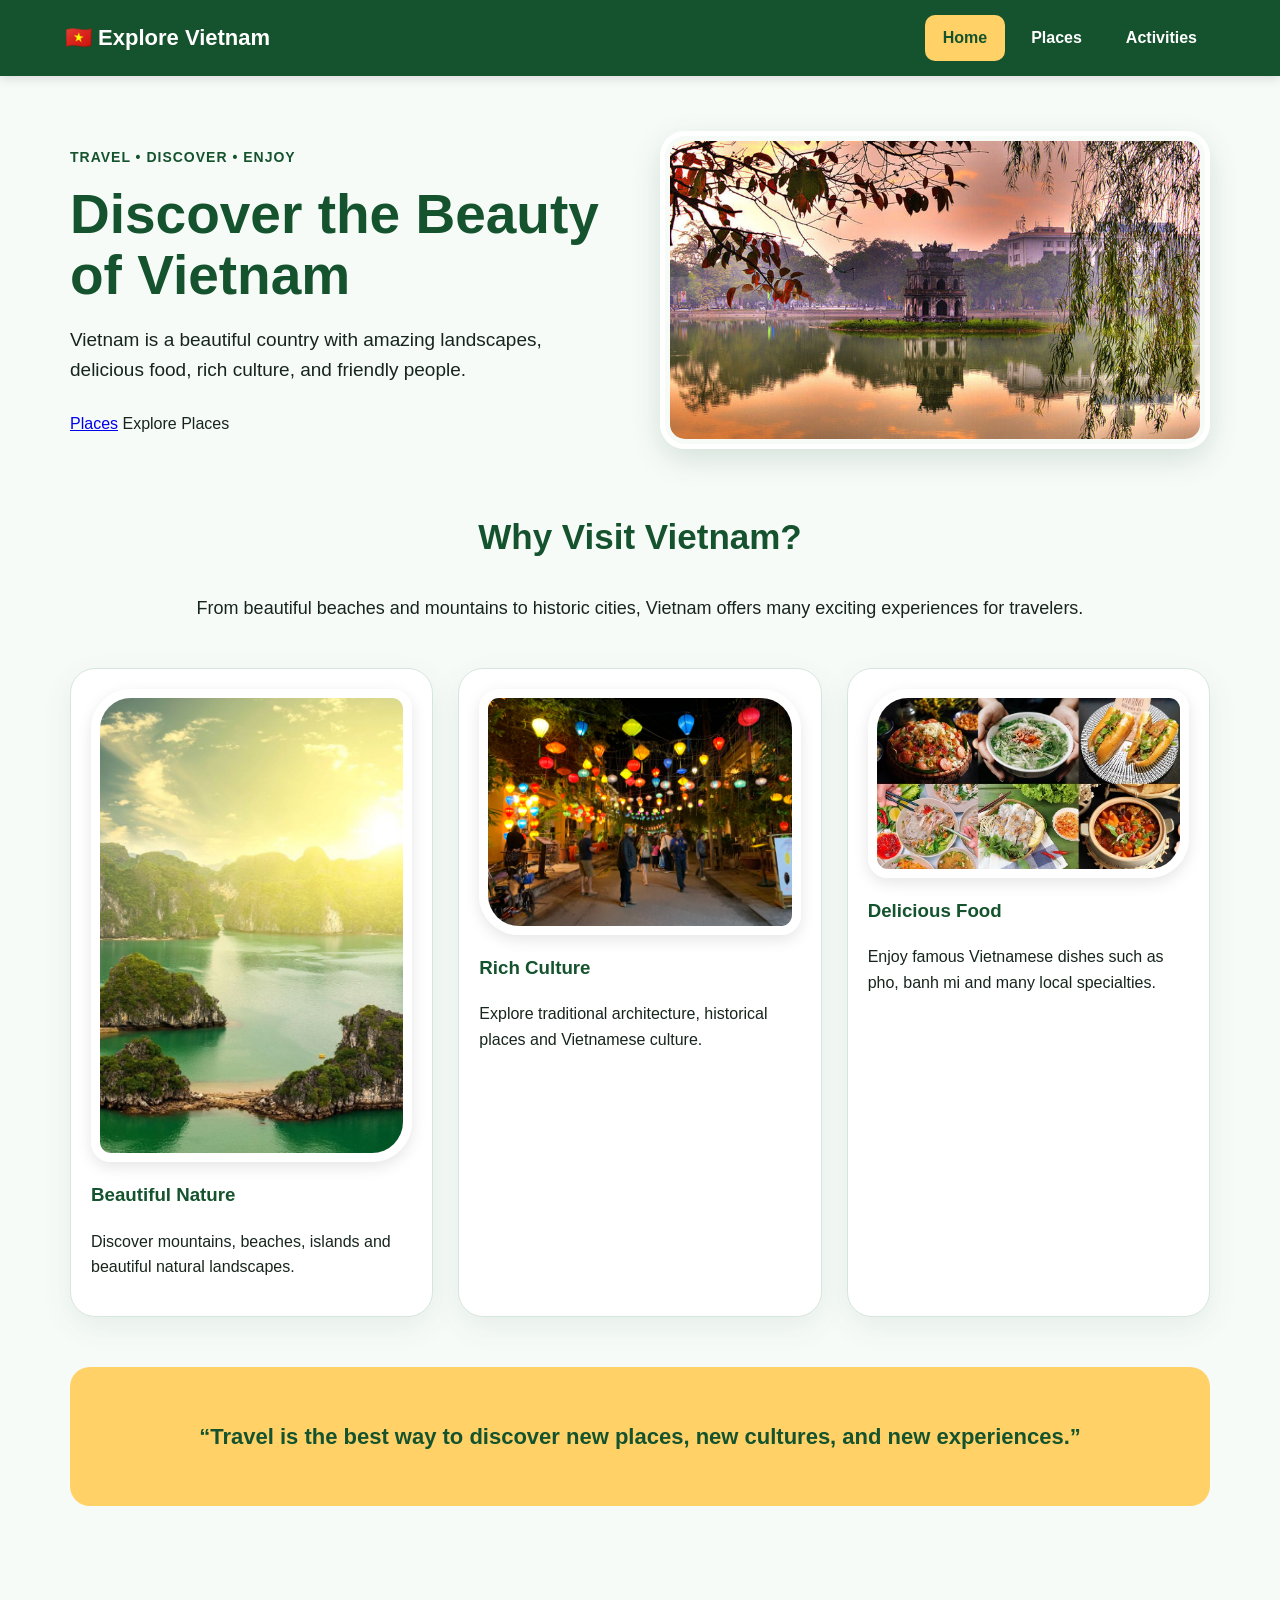
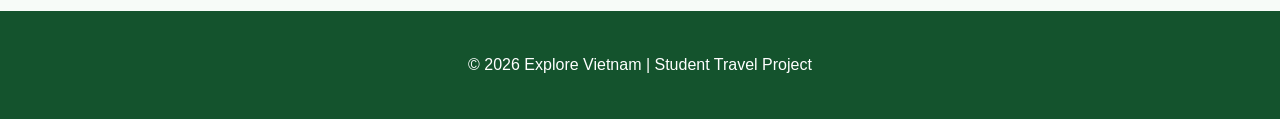
<file: index.html>
<!DOCTYPE html>
<html lang="en">
<head>
    <meta charset="UTF-8">
    <meta name="viewport" content="width=device-width, initial-scale=1.0">
    <title>Explore Vietnam</title>
    <link rel="stylesheet" href="style.css">
</head>

<body>

    <a href="#main-content" class="skip-link">Skip to Main Content</a>

    <header>
        <nav>
            <div class="logo">🇻🇳 Explore Vietnam</div>

            <ul class="nav-links">
                <li><a href="index.html" class="active">Home</a></li>
                <li><a href="places.html">Places</a></li>
                <li><a href="activities.html">Activities</a></li>
            </ul>
        </nav>
    </header>

    <main id="main-content">

        <section class="hero">
            <div class="hero-text">
                <span class="tag">TRAVEL • DISCOVER • ENJOY</span>

                <h1>Discover the Beauty of Vietnam</h1>

                <p>
                    Vietnam is a beautiful country with amazing landscapes,
                    delicious food, rich culture, and friendly people.
                </p>

                <a href="places.html">Places</a>
                    Explore Places
                </a>
            </div>

            <div class="hero-image">
                <img src="images/vietnam.jpg" alt="Beautiful landscape of Vietnam">
            </div>
        </section>


        <section class="intro">
            <h2>Why Visit Vietnam?</h2>

            <p>
                From beautiful beaches and mountains to historic cities,
                Vietnam offers many exciting experiences for travelers.
            </p>
        </section>


        <section class="cards">

            <article class="place-card">
                <img src="images/halong.jpg" alt="Ha Long Bay">

                <div class="card-content">
                    <h3>Beautiful Nature</h3>

                    <p>
                        Discover mountains, beaches, islands and beautiful
                        natural landscapes.
                    </p>
                </div>
            </article>


            <article class="place-card">
                <img src="images/hoian.jpg" alt="Hoi An ancient town">

                <div class="card-content">
                    <h3>Rich Culture</h3>

                    <p>
                        Explore traditional architecture, historical places
                        and Vietnamese culture.
                    </p>
                </div>
            </article>


            <article class="place-card">
                <img src="images/food.jpg" alt="Vietnamese food">

                <div class="card-content">
                    <h3>Delicious Food</h3>

                    <p>
                        Enjoy famous Vietnamese dishes such as pho, banh mi
                        and many local specialties.
                    </p>
                </div>
            </article>

        </section>


        <section class="quote">
            <p>
                “Travel is the best way to discover new places, new cultures,
                and new experiences.”
            </p>
        </section>

    </main>


    <footer>
        <p>&copy; 2026 Explore Vietnam | Student Travel Project</p>
    </footer>

</body>
</html>
</file>
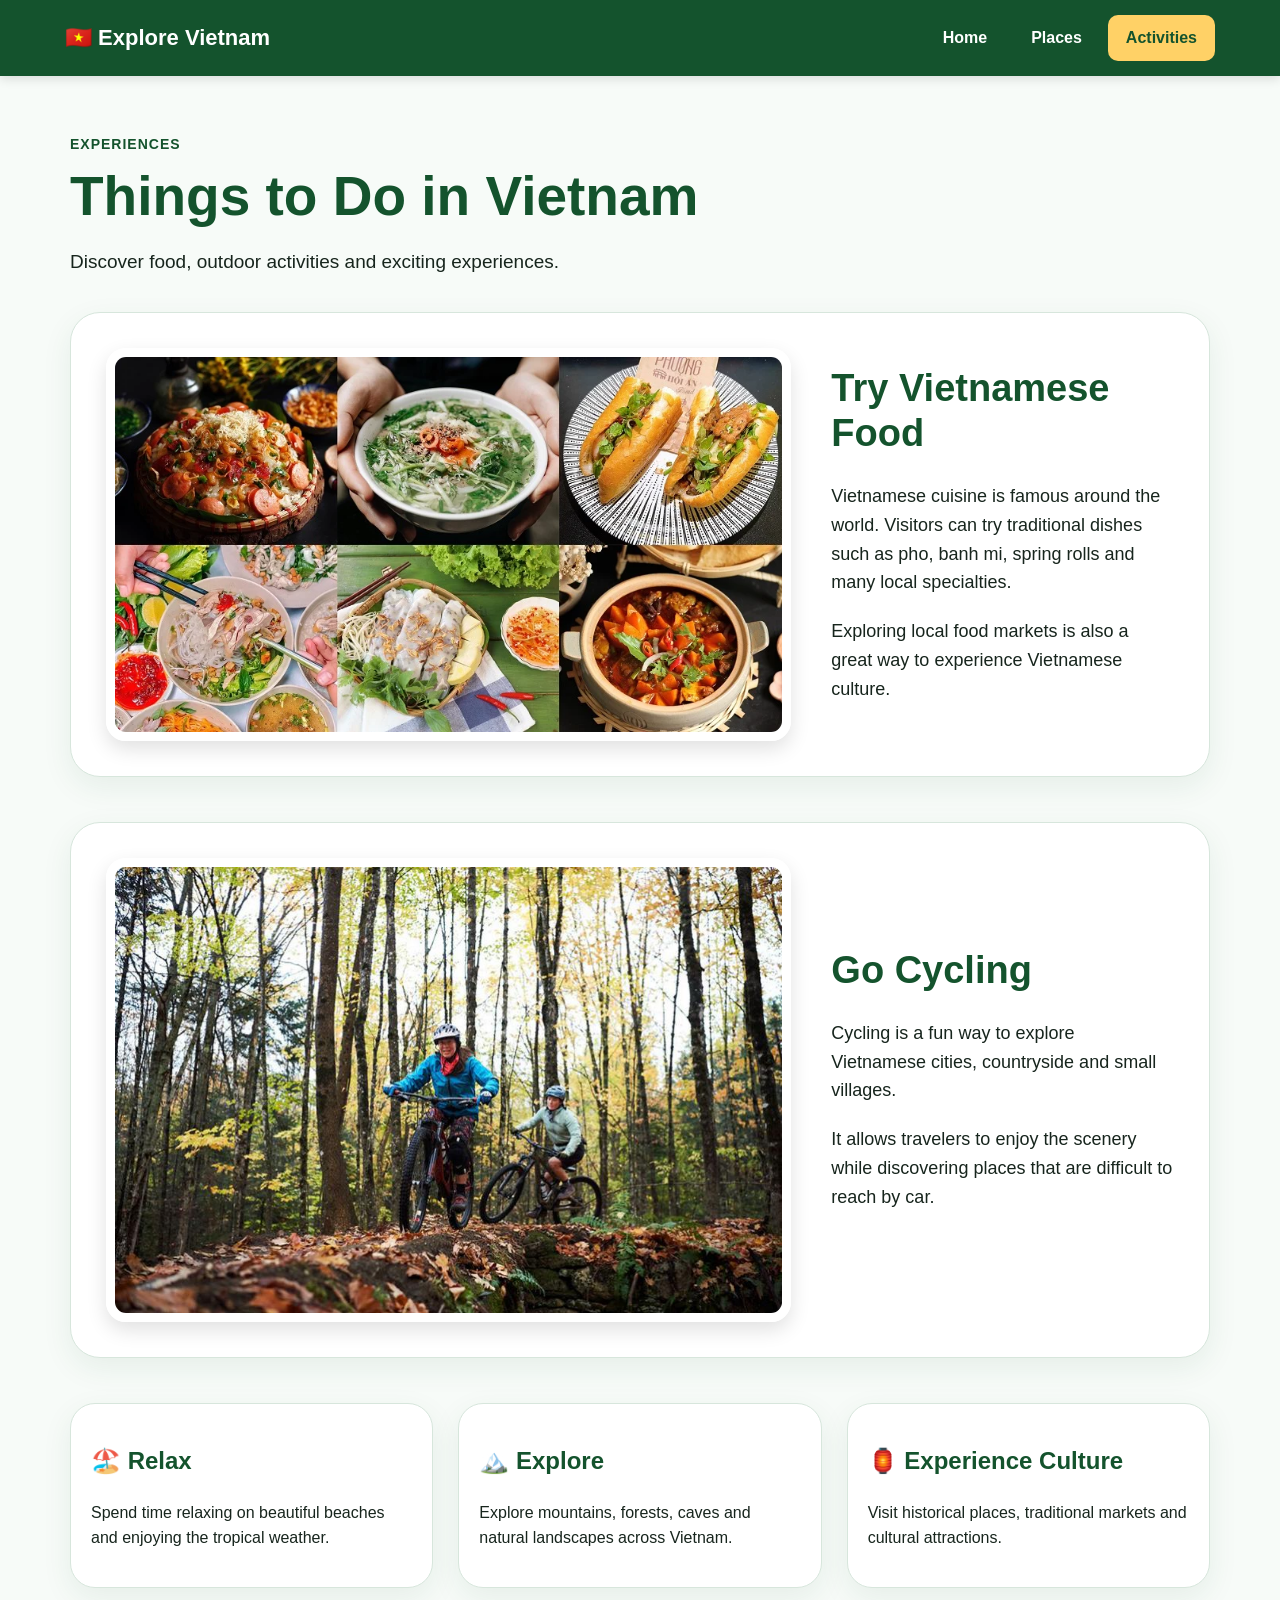
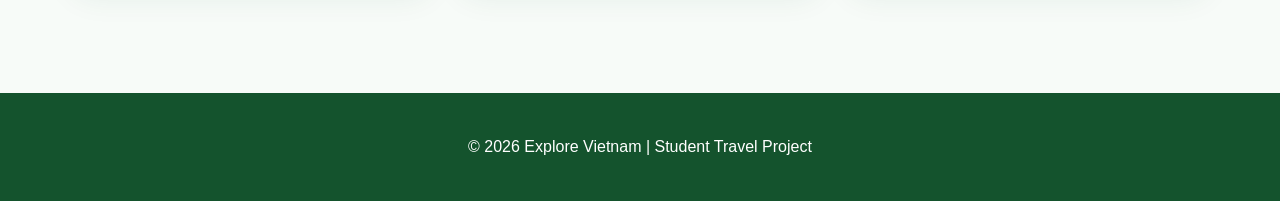
<file: activities.html>
<!DOCTYPE html>
<html lang="en">
<head>
    <meta charset="UTF-8">
    <meta name="viewport" content="width=device-width, initial-scale=1.0">
    <title>Activities in Vietnam</title>
    <link rel="stylesheet" href="style.css">
</head>

<body>

    <a href="#main-content" class="skip-link">Skip to Main Content</a>

    <header>
        <nav>
            <div class="logo">🇻🇳 Explore Vietnam</div>

            <ul class="nav-links">
                <li><a href="index.html">Home</a></li>
                <li><a href="neighborhood.html">Places</a></li>
                <li><a href="parks.html" class="active">Activities</a></li>
            </ul>
        </nav>
    </header>


    <main id="main-content">

        <section class="page-header">
            <span class="tag">EXPERIENCES</span>

            <h1>Things to Do in Vietnam</h1>

            <p>
                Discover food, outdoor activities and exciting experiences.
            </p>
        </section>


        <section class="activity-feature">

            <div>
                <img src="images/food.jpg" alt="Traditional Vietnamese food">
            </div>

            <div class="activity-text">
                <h2>Try Vietnamese Food</h2>

                <p>
                    Vietnamese cuisine is famous around the world.
                    Visitors can try traditional dishes such as pho,
                    banh mi, spring rolls and many local specialties.
                </p>

                <p>
                    Exploring local food markets is also a great way
                    to experience Vietnamese culture.
                </p>
            </div>

        </section>


        <section class="activity-feature reverse">

            <div>
                <img src="images/cycling.jpg" alt="Cycling in Vietnam">
            </div>

            <div class="activity-text">
                <h2>Go Cycling</h2>

                <p>
                    Cycling is a fun way to explore Vietnamese cities,
                    countryside and small villages.
                </p>

                <p>
                    It allows travelers to enjoy the scenery while
                    discovering places that are difficult to reach by car.
                </p>
            </div>

        </section>


        <section class="cards">

            <article class="place-card">
                <div class="card-content">
                    <h2>🏖️ Relax</h2>

                    <p>
                        Spend time relaxing on beautiful beaches and
                        enjoying the tropical weather.
                    </p>
                </div>
            </article>


            <article class="place-card">
                <div class="card-content">
                    <h2>🏔️ Explore</h2>

                    <p>
                        Explore mountains, forests, caves and natural
                        landscapes across Vietnam.
                    </p>
                </div>
            </article>


            <article class="place-card">
                <div class="card-content">
                    <h2>🏮 Experience Culture</h2>

                    <p>
                        Visit historical places, traditional markets and
                        cultural attractions.
                    </p>
                </div>
            </article>

        </section>

    </main>


    <footer>
        <p>&copy; 2026 Explore Vietnam | Student Travel Project</p>
    </footer>

</body>
</html>
</file>
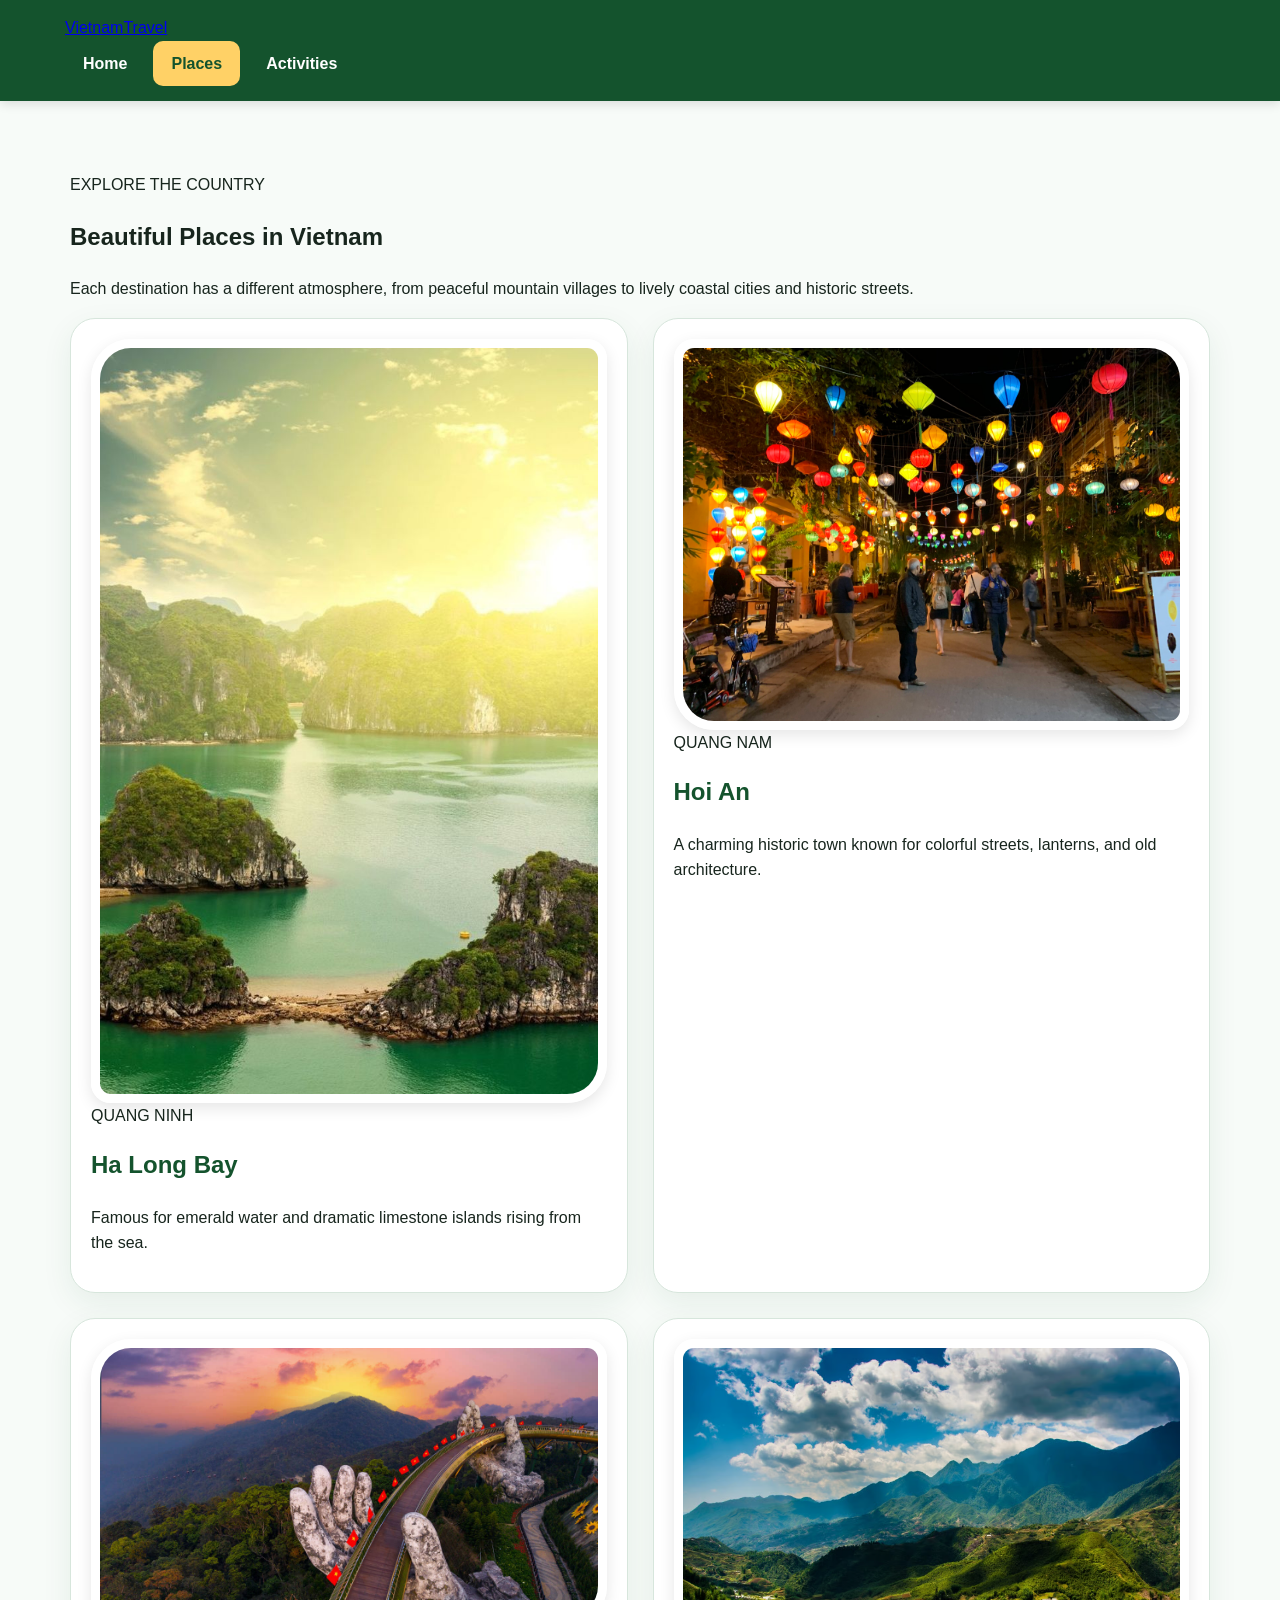
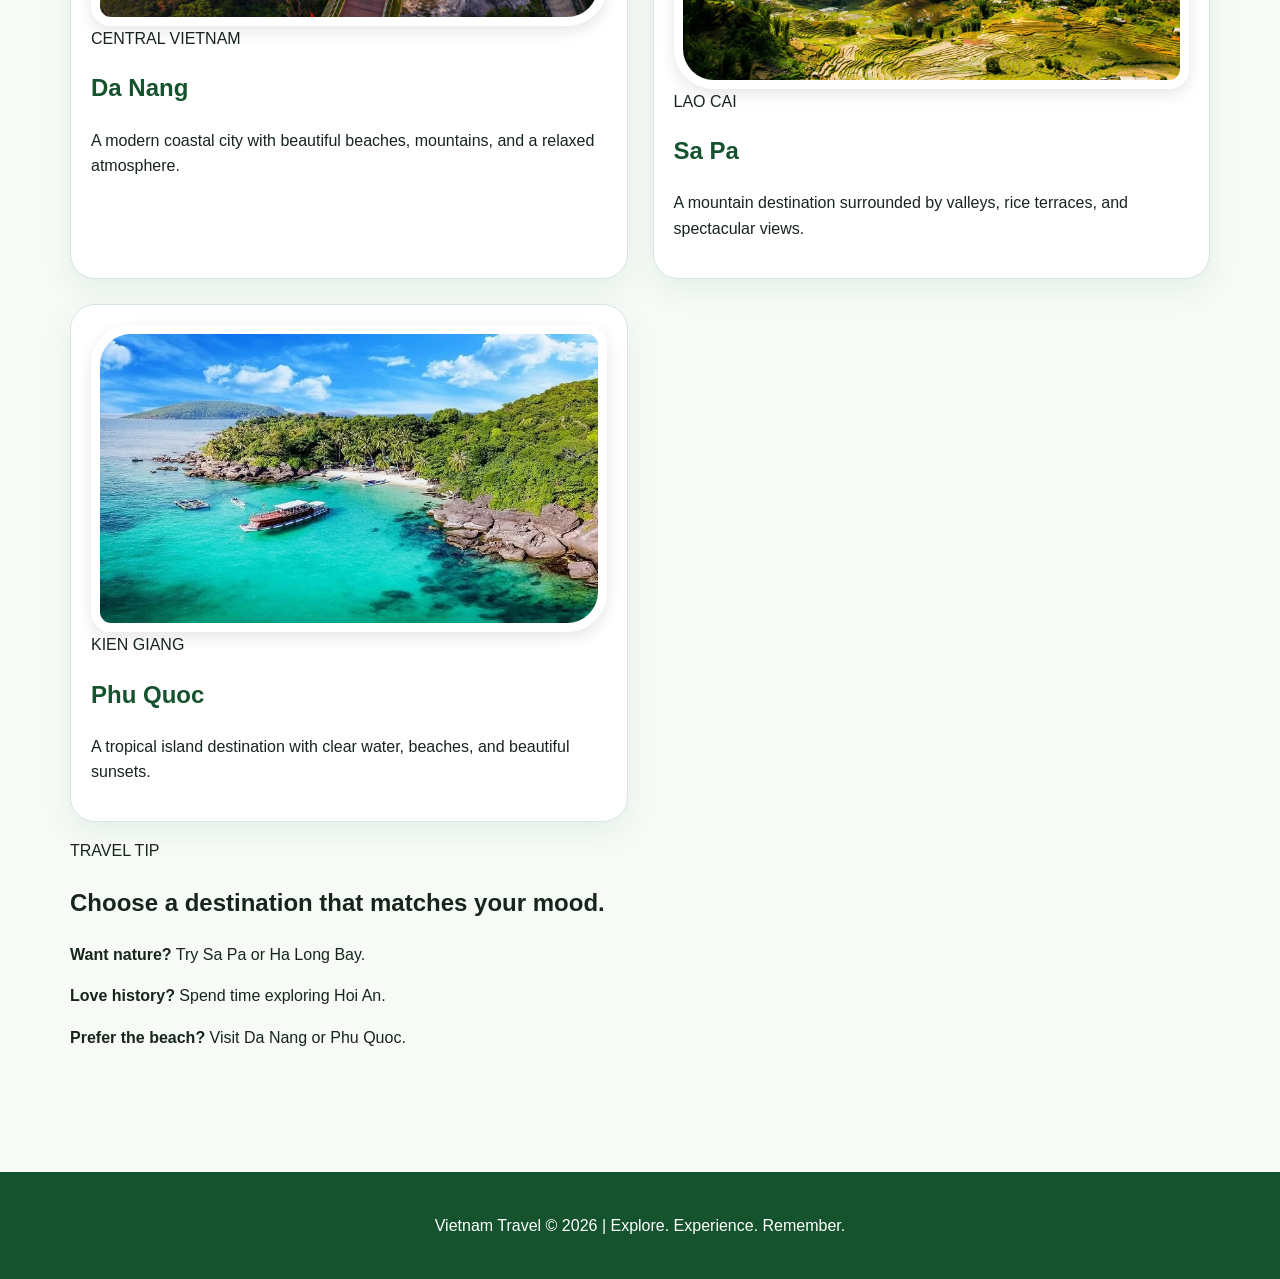
<file: places.html>
<!DOCTYPE html>
<html lang="en">

<head>
    <meta charset="UTF-8">
    <meta name="viewport" content="width=device-width, initial-scale=1.0">
    <meta name="description" content="Discover beautiful places to visit in Vietnam.">
    <title>Vietnam Travel | Places</title>

    <link rel="stylesheet" href="style.css">
</head>

<body>

    <a href="#main-content" class="skip-link">
        Skip to Main Content
    </a>


    <header class="site-header">

        <nav aria-label="Main navigation">

            <div class="nav-inner">

                <a class="brand" href="index.html">
                    Vietnam<span>Travel</span>
                </a>

                <ul class="nav-links">

                    <li>
                        <a href="index.html">
                            Home
                        </a>
                    </li>

                    <li>
                        <a class="active" href="places.html">
                            Places
                        </a>
                    </li>

                    <li>
                        <a href="activities.html">
                            Activities
                        </a>
                    </li>

                </ul>

            </div>

        </nav>

    </header>


    <main id="main-content">

        <section class="page-heading">

            <p class="eyebrow">
                EXPLORE THE COUNTRY
            </p>

            <h1>
                Beautiful Places in Vietnam
            </h1>

            <p>
                Each destination has a different atmosphere,
                from peaceful mountain villages to lively coastal
                cities and historic streets.
            </p>

        </section>


        <section class="gallery" aria-label="Vietnam destinations">


            <!-- Ha Long Bay -->
            <article class="place-card">

                <img
                    src="images/halong.jpg"
                    alt="Ha Long Bay with limestone islands"
                >

                <div class="place-info">

                    <span>QUANG NINH</span>

                    <h2>
                        Ha Long Bay
                    </h2>

                    <p>
                        Famous for emerald water and dramatic
                        limestone islands rising from the sea.
                    </p>

                </div>

            </article>


            <!-- Hoi An -->
            <article class="place-card">

                <img
                    src="images/hoian.jpg"
                    alt="Hoi An Ancient Town with traditional buildings"
                >

                <div class="place-info">

                    <span>QUANG NAM</span>

                    <h2>
                        Hoi An
                    </h2>

                    <p>
                        A charming historic town known for colorful
                        streets, lanterns, and old architecture.
                    </p>

                </div>

            </article>


            <!-- Da Nang -->
            <article class="place-card">

                <img
                    src="images/danang.jpg"
                    alt="Da Nang city and coastline"
                >

                <div class="place-info">

                    <span>CENTRAL VIETNAM</span>

                    <h2>
                        Da Nang
                    </h2>

                    <p>
                        A modern coastal city with beautiful beaches,
                        mountains, and a relaxed atmosphere.
                    </p>

                </div>

            </article>


            <!-- Sa Pa -->
            <article class="place-card">

                <img
                    src="images/sapa.jpg"
                    alt="Sapa mountains and green rice terraces"
                >

                <div class="place-info">

                    <span>LAO CAI</span>

                    <h2>
                        Sa Pa
                    </h2>

                    <p>
                        A mountain destination surrounded by valleys,
                        rice terraces, and spectacular views.
                    </p>

                </div>

            </article>


            <!-- Phu Quoc -->
            <article class="place-card">

                <img
                    src="images/phuquoc.jpg"
                    alt="Phu Quoc tropical beach"
                >

                <div class="place-info">

                    <span>KIEN GIANG</span>

                    <h2>
                        Phu Quoc
                    </h2>

                    <p>
                        A tropical island destination with clear water,
                        beaches, and beautiful sunsets.
                    </p>

                </div>

            </article>

        </section>


        <section class="tips-section">

            <div>

                <p class="eyebrow">
                    TRAVEL TIP
                </p>

                <h2>
                    Choose a destination that matches your mood.
                </h2>

            </div>


            <div class="tip-list">

                <p>
                    <strong>Want nature?</strong>
                    Try Sa Pa or Ha Long Bay.
                </p>

                <p>
                    <strong>Love history?</strong>
                    Spend time exploring Hoi An.
                </p>

                <p>
                    <strong>Prefer the beach?</strong>
                    Visit Da Nang or Phu Quoc.
                </p>

            </div>

        </section>

    </main>


    <footer>

        <p>
            Vietnam Travel &copy; 2026 |
            Explore. Experience. Remember.
        </p>

    </footer>

</body>

</html>
</file>
<file: style.css>
/* =========================
   GENERAL
========================= */

* {
    box-sizing: border-box;
}

html {
    scroll-behavior: smooth;
}

body {
    margin: 0;
    font-family: Arial, Helvetica, sans-serif;
    background: #f7fbf8;
    color: #17251d;
    line-height: 1.6;
    overflow-x: hidden;
}

img {
    max-width: 100%;
    height: auto;
    display: block;
}


/* =========================
   SKIP LINK
========================= */

.skip-link {
    position: absolute;
    left: -9999px;
    top: 10px;
    background: #ffd166;
    color: #14532d;
    padding: 10px 16px;
    border-radius: 8px;
    z-index: 1000;
    text-decoration: none;
    font-weight: bold;
}

.skip-link:focus {
    left: 15px;
}


/* =========================
   HEADER + NAVIGATION
========================= */

header {
    background: #14532d;
    width: 100%;
    box-shadow: 0 3px 10px rgba(0, 0, 0, 0.12);
}

nav {
    width: 100%;
    max-width: 1200px;
    margin: auto;
    padding: 15px 25px;

    display: flex;
    align-items: center;
    justify-content: space-between;

    gap: 20px;
}

.logo {
    color: white;
    font-size: 22px;
    font-weight: bold;
    white-space: nowrap;
}

.nav-links {
    display: flex;
    align-items: center;
    justify-content: center;

    gap: 8px;
    margin: 0;
    padding: 0;

    list-style: none;
}

.nav-links li {
    margin: 0;
    padding: 0;
}

.nav-links a {
    display: block;

    color: white;
    text-decoration: none;

    padding: 10px 18px;
    border-radius: 10px;

    font-weight: bold;
    white-space: nowrap;

    transition: 0.3s ease;
}

.nav-links a:hover {
    background: #f59e0b;
    color: #14532d;
    transform: translateY(-2px);
}

.nav-links a.active {
    background: #ffd166;
    color: #14532d;
}


/* =========================
   MAIN
========================= */

main {
    width: 100%;
    max-width: 1200px;
    margin: auto;
    padding: 55px 30px;
}


/* =========================
   HERO
========================= */

.hero {
    display: grid;
    grid-template-columns: 1fr 1fr;

    gap: 40px;
    align-items: center;

    margin-bottom: 60px;
}

.hero-text {
    min-width: 0;
}

.hero-text h1 {
    font-size: 55px;
    line-height: 1.1;
    color: #14532d;
    margin: 15px 0 20px;
}

.hero-text p {
    font-size: 19px;
    margin-bottom: 25px;
}

.hero-image {
    min-width: 0;
}

.hero-image img {
    width: 100%;
    border-radius: 25px;
    border: 5px solid white;
    padding: 5px;

    box-shadow: 0 10px 30px rgba(20, 83, 45, 0.15);
}


/* =========================
   TAG
========================= */

.tag {
    display: inline-block;

    color: #14532d;
    font-weight: bold;
    letter-spacing: 1px;
    font-size: 14px;
}


/* =========================
   BUTTON
========================= */

.button {
    display: inline-block;

    background: #14532d;
    color: white;

    text-decoration: none;
    font-weight: bold;

    padding: 12px 22px;
    border-radius: 10px;

    transition: 0.3s ease;
}

.button:hover {
    background: #f59e0b;
    color: #14532d;
    transform: translateY(-3px);
}


/* =========================
   INTRO
========================= */

.intro {
    text-align: center;
    margin-bottom: 45px;
}

.intro h2 {
    color: #14532d;
    font-size: 35px;
}

.intro p {
    font-size: 18px;
}


/* =========================
   PAGE HEADER
========================= */

.page-header {
    margin-bottom: 35px;
}

.page-header h1 {
    color: #14532d;
    font-size: 55px;
    line-height: 1.1;
    margin: 10px 0 20px;

    overflow-wrap: break-word;
}

.page-header p {
    font-size: 19px;
}


/* =========================
   CARDS
========================= */

.cards {
    display: grid;
    grid-template-columns: repeat(3, 1fr);

    gap: 25px;
    margin-top: 30px;
}

.place-card {
    background: white;

    border: 1px solid #d7e6dc;
    border-radius: 25px;

    padding: 20px;

    min-width: 0;

    box-shadow: 0 10px 30px rgba(20, 83, 45, 0.08);

    transition: 0.3s ease;
}

.place-card:hover {
    transform: translateY(-8px);
    box-shadow: 0 15px 35px rgba(20, 83, 45, 0.15);
}

.place-card img {
    width: 100%;

    border: 4px solid white;
    padding: 5px;

    border-radius: 20px;

    box-shadow: 0 5px 15px rgba(0, 0, 0, 0.1);

    transition: 0.3s ease;
}

.place-card:hover img {
    transform: scale(1.03);
}

.place-card h2,
.place-card h3 {
    color: #14532d;
    margin-top: 18px;
    overflow-wrap: break-word;
}

.place-card p {
    overflow-wrap: break-word;
}


/* =========================
   GALLERY
========================= */

.gallery {
    display: grid;
    grid-template-columns: repeat(2, 1fr);

    gap: 25px;

    width: 100%;
}

.gallery .place-card {
    min-width: 0;
}


/* =========================
   NTH CHILD
========================= */

.place-card:nth-child(even) img {
    border-radius: 20px 40px 20px 40px;
}

.place-card:nth-child(odd) img {
    border-radius: 40px 20px 40px 20px;
}


/* =========================
   ACTIVITY FEATURE
========================= */

/*
   Đây là phần quan trọng nhất để sửa
   lỗi "Try Vietnamese Food" bị tràn.
*/

.activity-feature {
    display: grid;

    /*
       2 phần cho ảnh
       1 phần cho nội dung
    */
    grid-template-columns: minmax(0, 2fr) minmax(280px, 1fr);

    gap: 40px;

    align-items: center;

    width: 100%;
    max-width: 100%;

    background: white;

    border: 1px solid #d7e6dc;
    border-radius: 30px;

    padding: 35px;

    margin-bottom: 45px;

    box-shadow: 0 10px 30px rgba(20, 83, 45, 0.08);
}

.activity-feature > div {
    min-width: 0;
    max-width: 100%;
}

.activity-feature img {
    width: 100%;
    max-width: 100%;

    height: auto;

    border-radius: 20px;

    border: 4px solid white;
    padding: 5px;

    box-shadow: 0 8px 20px rgba(0, 0, 0, 0.12);
}

.activity-text {
    min-width: 0;
    width: 100%;
}

.activity-text h2 {
    color: #14532d;

    font-size: 38px;
    line-height: 1.2;

    margin-top: 0;
    margin-bottom: 25px;

    overflow-wrap: anywhere;
}

.activity-text p {
    font-size: 18px;

    margin-bottom: 20px;

    overflow-wrap: break-word;
    word-wrap: break-word;
}


/* =========================
   QUOTE
========================= */

.quote {
    background: #ffd166;

    padding: 30px;

    border-radius: 20px;

    text-align: center;

    margin-top: 50px;
}

.quote p {
    font-size: 22px;
    font-weight: bold;
    color: #14532d;
}


/* =========================
   TRAVEL TIPS
========================= */

.tips {
    background: white;

    border: 1px solid #d7e6dc;
    border-radius: 25px;

    padding: 30px;

    margin-top: 45px;
}

.tips h2 {
    color: #14532d;
}

.tips li {
    margin-bottom: 8px;
}


/* =========================
   FOOTER
========================= */

footer {
    background: #14532d;
    color: white;

    text-align: center;

    padding: 25px;

    margin-top: 50px;
}


/* =========================
   TABLET
========================= */

@media (max-width: 900px) {

    nav {
        flex-direction: column;
    }

    .hero {
        grid-template-columns: 1fr;
    }

    .hero-text h1 {
        font-size: 45px;
    }

    .cards {
        grid-template-columns: 1fr 1fr;
    }

    .gallery {
        grid-template-columns: 1fr 1fr;
    }

    .activity-feature {
        grid-template-columns: minmax(0, 1fr) minmax(250px, 1fr);
        gap: 25px;
        padding: 25px;
    }

    .activity-text h2 {
        font-size: 32px;
    }
}


/* =========================
   PHONE
========================= */

@media (max-width: 650px) {

    nav {
        padding: 15px;
    }

    .nav-links {
        width: 100%;
        flex-wrap: wrap;
    }

    .nav-links a {
        padding: 8px 12px;
        font-size: 14px;
    }

    main {
        padding: 35px 15px;
    }

    .hero {
        grid-template-columns: 1fr;
    }

    .hero-text h1 {
        font-size: 38px;
    }

    .page-header h1 {
        font-size: 38px;
    }

    .cards {
        grid-template-columns: 1fr;
    }

    .gallery {
        grid-template-columns: 1fr;
    }

    /*
       Trên điện thoại:
       ảnh ở trên
       chữ ở dưới
    */
    .activity-feature {
        grid-template-columns: 1fr;

        padding: 20px;

        gap: 25px;
    }

    .activity-text h2 {
        font-size: 30px;
    }

    .activity-text p {
        font-size: 16px;
    }
}
</file>
